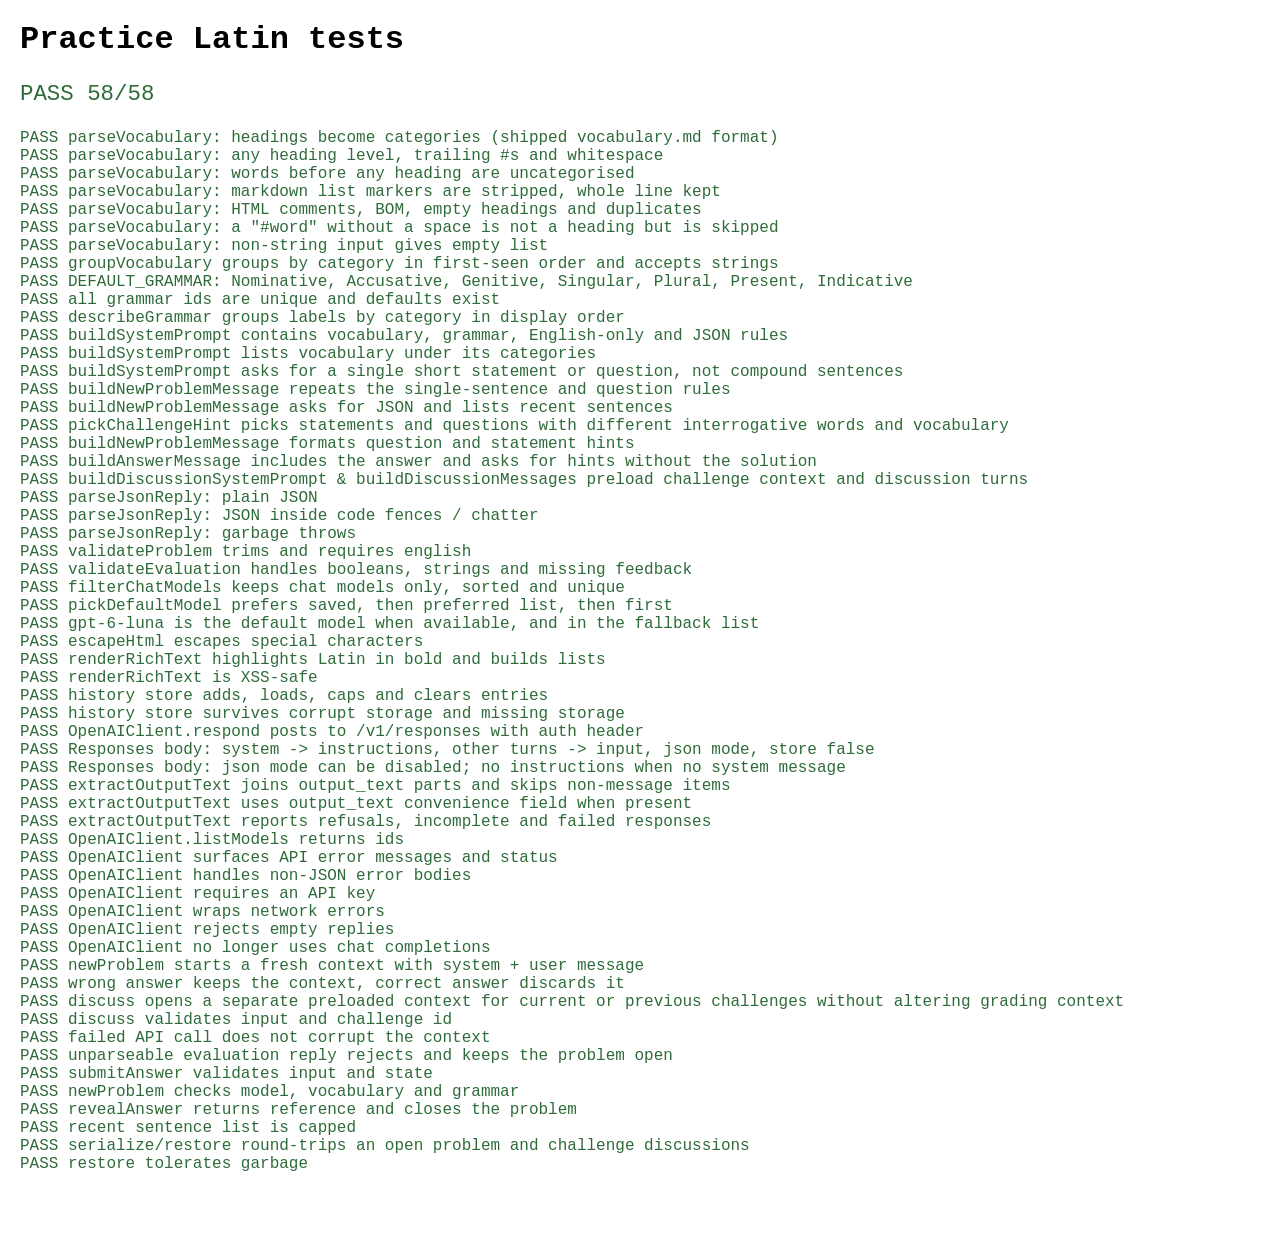
<file: tests/index.html>
<!DOCTYPE html>
<html lang="en">
<head>
  <meta charset="utf-8">
  <title>Practice Latin tests</title>
  <style>
    body { font-family: Consolas, monospace; margin: 20px; }
    .pass { color: #2f6b3a; }
    .fail { color: #a12a1a; font-weight: bold; }
    ul { list-style: none; padding: 0; }
    #summary { font-size: 1.4em; }
  </style>
</head>
<body>
  <h1>Practice Latin tests</h1>
  <p id="summary">Running&hellip;</p>
  <ul id="results"></ul>

  <script src="harness.js"></script>
  <script src="../js/core.js"></script>
  <script src="../js/openai.js"></script>
  <script src="../js/tutor.js"></script>

  <script src="core.test.js"></script>
  <script src="openai.test.js"></script>
  <script src="tutor.test.js"></script>
  <script>runTests();</script>
</body>
</html>
</file>
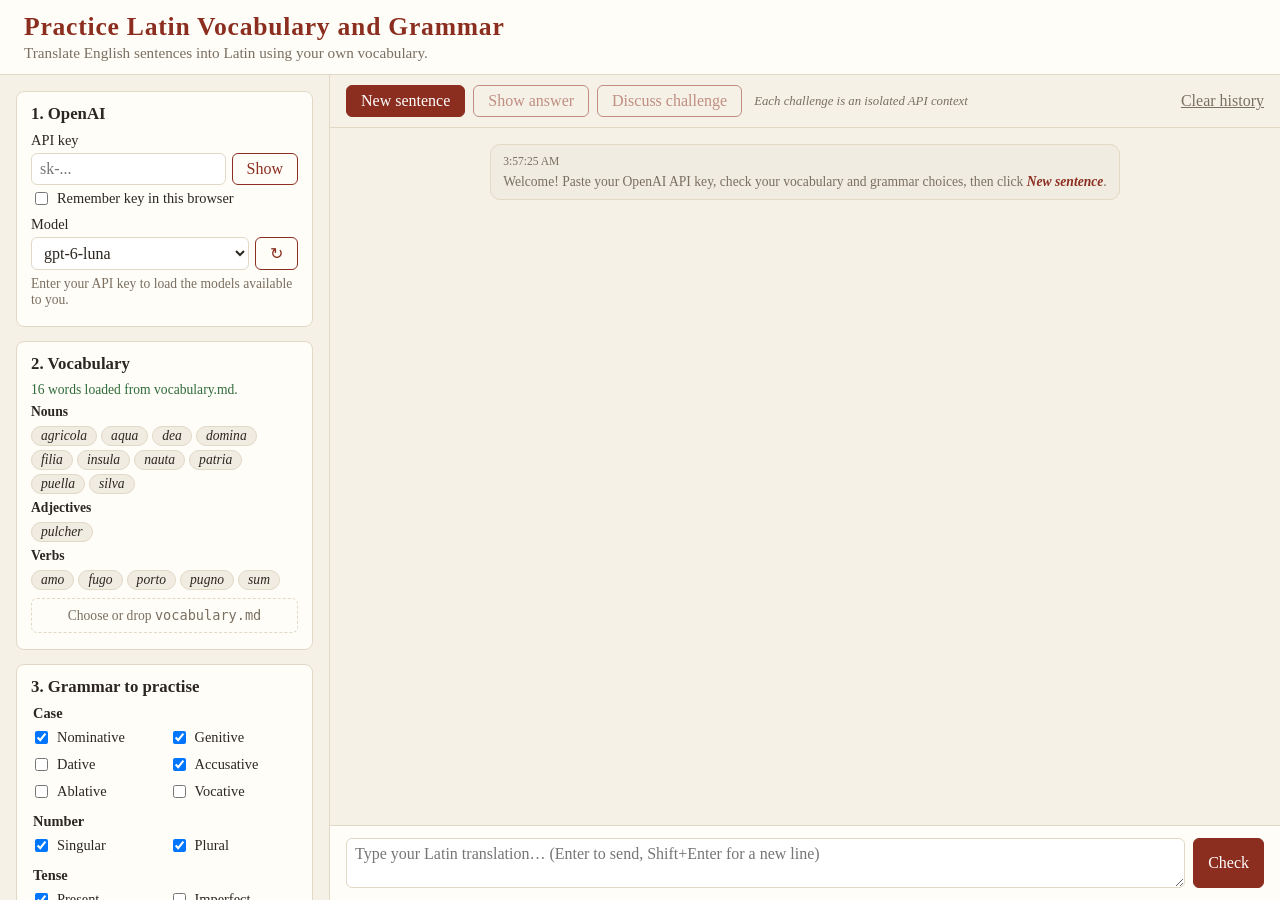
<file: practice_latin.html>
<!DOCTYPE html>
<html lang="en">
<head>
  <meta charset="utf-8">
  <meta name="viewport" content="width=device-width, initial-scale=1">
  <title>Practice Latin Vocabulary and Grammar</title>
  <link rel="stylesheet" href="css/style.css">
</head>
<body>
  <header class="app-header">
    <h1>Practice Latin Vocabulary and Grammar</h1>
    <p class="tagline">Translate English sentences into Latin using your own vocabulary.</p>
  </header>

  <div class="layout">
    <aside class="sidebar">
      <section class="panel" id="panel-api">
        <h2>1. OpenAI</h2>
        <label for="api-key">API key</label>
        <div class="row">
          <input type="password" id="api-key" placeholder="sk-..." autocomplete="off" spellcheck="false">
          <button type="button" id="toggle-key" class="secondary" title="Show / hide key">Show</button>
        </div>
        <label class="checkbox"><input type="checkbox" id="remember-key"> Remember key in this browser</label>

        <label for="model-select">Model</label>
        <div class="row">
          <select id="model-select"></select>
          <button type="button" id="refresh-models" class="secondary" title="Load models available to your key">&#x21bb;</button>
        </div>
        <p class="status" id="model-status"></p>
      </section>

      <section class="panel" id="panel-vocab">
        <h2>2. Vocabulary</h2>
        <p class="status" id="vocab-status">Loading vocabulary.md&hellip;</p>
        <div id="vocab-list"></div>
        <label class="file-drop" id="vocab-drop">
          <input type="file" id="vocab-file" accept=".md,.markdown,.txt,text/markdown,text/plain">
          <span>Choose or drop <code>vocabulary.md</code></span>
        </label>
      </section>

      <section class="panel" id="panel-grammar">
        <h2>3. Grammar to practise</h2>
        <div id="grammar-options"></div>
        <button type="button" id="grammar-reset" class="link">Reset to defaults</button>
      </section>
    </aside>

    <main class="chat">
      <div class="chat-toolbar">
        <button type="button" id="new-sentence">New sentence</button>
        <button type="button" id="show-answer" class="secondary">Show answer</button>
        <button type="button" id="discuss-current" class="secondary" title="Open a separate discussion context for the current challenge">Discuss challenge</button>
        <span class="context-note">Each challenge is an isolated API context</span>
        <span class="spacer"></span>
        <button type="button" id="clear-history" class="link">Clear history</button>
      </div>

      <div id="history" class="history" aria-live="polite"></div>

      <form id="answer-form" class="answer-form">
        <textarea id="answer" rows="2" placeholder="Type your Latin translation&hellip; (Enter to send, Shift+Enter for a new line)"></textarea>
        <button type="submit" id="send">Check</button>
      </form>
    </main>

    <aside class="discussion" id="discussion-panel" hidden aria-label="Discuss challenge">
      <div class="discussion-header">
        <div>
          <h2 id="discussion-title">Discuss Challenge</h2>
          <span class="context-badge discussion-badge">Separate API context &middot; preloaded with challenge</span>
        </div>
        <button type="button" id="close-discussion" class="secondary small">Close</button>
      </div>

      <div id="discussion-context" class="discussion-context"></div>

      <div id="discussion-history" class="discussion-history" aria-live="polite"></div>

      <form id="discussion-form" class="discussion-form">
        <textarea id="discussion-input" rows="2" placeholder="Ask about the grammar, vocabulary, or translation&hellip; (Enter to send, Shift+Enter for a new line)"></textarea>
        <button type="submit" id="discussion-send">Ask</button>
      </form>
    </aside>
  </div>

  <script src="js/core.js"></script>
  <script src="js/openai.js"></script>
  <script src="js/tutor.js"></script>
  <script src="js/app.js"></script>
</body>
</html>
</file>
<file: css/style.css>
:root {
  --bg: #f6f1e7;
  --panel: #fffdf8;
  --ink: #2b2620;
  --muted: #7a6f60;
  --accent: #8b2e1f;
  --accent-ink: #fff;
  --border: #e2d8c6;
  --ok: #2f6b3a;
  --err: #a12a1a;
  --student: #e9f0ff;
  --tutor: #fffdf8;
  --system: #f1ece2;
  --discuss-bg: #fbf8f1;
  --discuss-accent: #2c5270;
}

* { box-sizing: border-box; }

body {
  margin: 0;
  font-family: Georgia, "Times New Roman", serif;
  background: var(--bg);
  color: var(--ink);
  height: 100vh;
  display: flex;
  flex-direction: column;
}

.app-header { padding: 12px 24px; border-bottom: 1px solid var(--border); background: var(--panel); }
.app-header h1 { margin: 0; font-size: 1.6rem; color: var(--accent); letter-spacing: .03em; }
.tagline { margin: 2px 0 0; color: var(--muted); font-size: .95rem; }

.layout { flex: 1; display: flex; min-height: 0; }

.sidebar {
  width: 330px;
  flex-shrink: 0;
  overflow-y: auto;
  padding: 16px;
  border-right: 1px solid var(--border);
}

.panel {
  background: var(--panel);
  border: 1px solid var(--border);
  border-radius: 8px;
  padding: 12px 14px;
  margin-bottom: 14px;
}
.panel h2 { margin: 0 0 8px; font-size: 1.05rem; }

label { display: block; font-size: .9rem; margin: 8px 0 4px; }
label.checkbox { display: flex; align-items: center; gap: 6px; margin: 4px 0; cursor: pointer; }

.row { display: flex; gap: 6px; }
.row > input, .row > select { flex: 1; min-width: 0; }

input[type=password], input[type=text], select, textarea {
  font: inherit;
  padding: 6px 8px;
  border: 1px solid var(--border);
  border-radius: 6px;
  background: #fff;
  color: var(--ink);
}

button {
  font: inherit;
  padding: 6px 14px;
  border-radius: 6px;
  border: 1px solid var(--accent);
  background: var(--accent);
  color: var(--accent-ink);
  cursor: pointer;
}
button.secondary { background: transparent; color: var(--accent); }
button.small { padding: 3px 10px; font-size: .82rem; }
button.link { background: none; border: none; color: var(--muted); text-decoration: underline; padding: 4px 0; }
button:disabled { opacity: .5; cursor: default; }

.status { font-size: .85rem; color: var(--muted); margin: 6px 0; }
.status.error { color: var(--err); }
.status.ok { color: var(--ok); }

.chips { display: flex; flex-wrap: wrap; gap: 4px; margin: 6px 0; }
.chip { background: var(--system); border: 1px solid var(--border); border-radius: 12px; padding: 1px 9px; font-size: .85rem; font-style: italic; }
.vocab-category { font-weight: bold; font-size: .85rem; margin-top: 6px; }

.file-drop {
  display: block;
  border: 1px dashed var(--border);
  border-radius: 6px;
  padding: 8px;
  text-align: center;
  cursor: pointer;
  font-size: .85rem;
  color: var(--muted);
}
.file-drop.dragover { border-color: var(--accent); background: #fbeee9; }
.file-drop input { display: none; }

fieldset { border: none; padding: 0; margin: 0 0 8px; }
legend { font-weight: bold; font-size: .9rem; margin-bottom: 2px; }
fieldset .options { display: grid; grid-template-columns: 1fr 1fr; gap: 0 8px; }

.chat { flex: 1; display: flex; flex-direction: column; min-width: 0; }

.chat-toolbar { display: flex; flex-wrap: wrap; gap: 8px; align-items: center; padding: 10px 16px; border-bottom: 1px solid var(--border); }
.context-note { font-size: .8rem; color: var(--muted); font-style: italic; margin-left: 4px; }
.spacer { flex: 1; }

.history { flex: 1; overflow-y: auto; padding: 16px; display: flex; flex-direction: column; gap: 14px; }

/* Isolated Challenge Context Cards */
.challenge-card {
  flex-shrink: 0;
  background: rgba(255, 253, 248, 0.65);
  border: 1px solid var(--border);
  border-radius: 10px;
  overflow: hidden;
  box-shadow: 0 1px 3px rgba(43, 38, 32, 0.04);
}
.challenge-card.active {
  border-color: var(--accent);
  background: var(--panel);
}
.challenge-card.discussing {
  outline: 2px solid var(--discuss-accent);
}
.challenge-header {
  display: flex;
  align-items: center;
  gap: 8px;
  padding: 7px 12px;
  background: var(--system);
  border-bottom: 1px solid var(--border);
  font-size: .85rem;
}
.challenge-title {
  font-weight: bold;
  color: var(--ink);
}
.context-badge {
  display: inline-block;
  font-size: .75rem;
  padding: 1px 8px;
  border-radius: 10px;
  border: 1px solid var(--border);
  background: var(--panel);
  color: var(--muted);
}
.context-badge.active {
  border-color: var(--ok);
  color: var(--ok);
  background: #eef7f0;
}
.context-badge.discussion-badge {
  border-color: var(--discuss-accent);
  color: var(--discuss-accent);
  background: #edf3f8;
}
.discuss-btn {
  border-color: var(--discuss-accent);
  color: var(--discuss-accent);
}
.discuss-btn:hover:not(:disabled) {
  background: var(--discuss-accent);
  color: #fff;
}
.challenge-body {
  padding: 12px;
  display: flex;
  flex-direction: column;
  gap: 10px;
}

.msg {
  flex-shrink: 0;
  max-width: 85%;
  padding: 8px 12px;
  border-radius: 10px;
  border: 1px solid var(--border);
  line-height: 1.45;
}
.msg p { margin: 0 0 4px; }
.msg p:last-child { margin-bottom: 0; }
.msg ul { margin: 4px 0; padding-left: 20px; }
.msg .meta { font-size: .72rem; color: var(--muted); margin-bottom: 2px; }
.msg.tutor { align-self: flex-start; background: var(--tutor); }
.msg.student { align-self: flex-end; background: var(--student); }
.msg.system { align-self: center; background: var(--system); font-size: .85rem; color: var(--muted); max-width: 92%; }
.msg.problem { border-left: 4px solid var(--accent); }
.msg.problem .english { font-size: 1.15rem; }
.msg.correct { border-left: 4px solid var(--ok); }
.msg.incorrect { border-left: 4px solid var(--err); }
.msg.error { border-color: var(--err); color: var(--err); }
.msg.pending { color: var(--muted); font-style: italic; }

.latin { color: var(--accent); font-style: italic; }

.answer-form { display: flex; gap: 8px; padding: 12px 16px; border-top: 1px solid var(--border); background: var(--panel); }
.answer-form textarea { flex: 1; resize: vertical; }

/* Separate Discussion Panel */
.discussion {
  width: 390px;
  flex-shrink: 0;
  border-left: 2px solid var(--discuss-accent);
  background: var(--discuss-bg);
  display: flex;
  flex-direction: column;
  min-height: 0;
}
.discussion[hidden] { display: none !important; }
.discussion-header {
  display: flex;
  justify-content: space-between;
  align-items: flex-start;
  gap: 8px;
  padding: 10px 14px;
  border-bottom: 1px solid var(--border);
  background: var(--panel);
}
.discussion-header h2 {
  margin: 0 0 4px;
  font-size: 1.05rem;
  color: var(--discuss-accent);
}
.discussion-context {
  padding: 10px 14px;
  background: #edf3f8;
  border-bottom: 1px solid var(--border);
  font-size: .88rem;
}
.discussion-context p { margin: 2px 0; }
.discussion-context .context-meta { font-size: .78rem; color: var(--muted); }
.discussion-history {
  flex: 1;
  overflow-y: auto;
  padding: 12px 14px;
  display: flex;
  flex-direction: column;
  gap: 10px;
}
.discussion-form {
  display: flex;
  gap: 8px;
  padding: 12px 14px;
  border-top: 1px solid var(--border);
  background: var(--panel);
}
.discussion-form textarea { flex: 1; resize: vertical; }
.discussion-form button {
  background: var(--discuss-accent);
  border-color: var(--discuss-accent);
}

@media (max-width: 960px) {
  body { height: auto; }
  .layout { flex-direction: column; }
  .sidebar { width: auto; border-right: none; border-bottom: 1px solid var(--border); }
  .history { min-height: 45vh; }
  .discussion { width: auto; border-left: none; border-top: 2px solid var(--discuss-accent); min-height: 40vh; }
}
</file>
